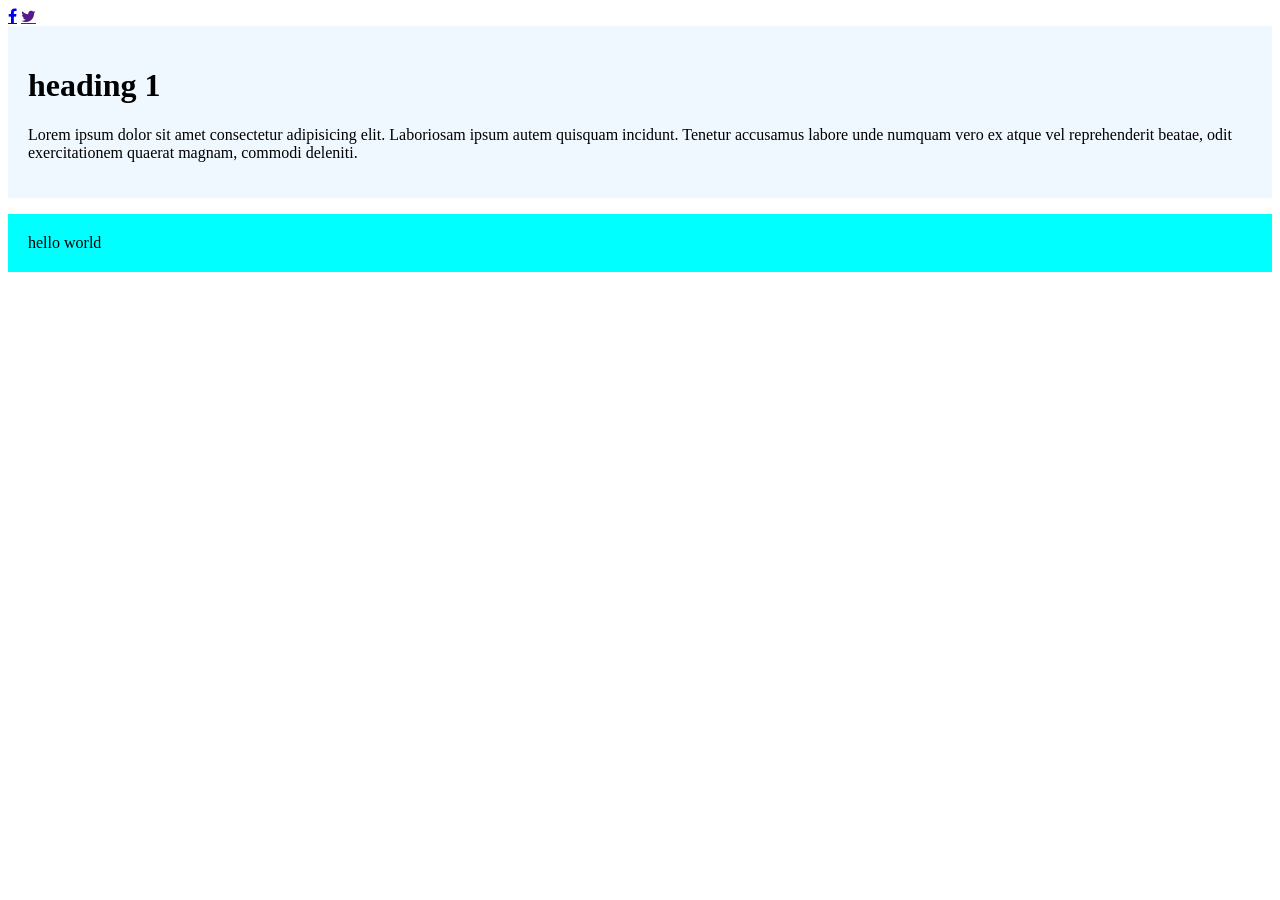
<file: class4.html>
<!DOCTYPE html>
<html lang="en">
<head>
    <meta charset="UTF-8">
    <meta name="viewport" content="width=, initial-scale=1.0">
    <title>Document</title>
   <link rel="stylesheet" href="https://cdnjs.cloudflare.com/ajax/libs/font-awesome/4.7.0/css/font-awesome.min.css">
</head>
<style>
    .box{
        background-color: aliceblue;
        padding: 20px;
    }
    #intro{
        background-color: aqua;
        padding: 20px;
    }
</style>
<body>
    <a href="https://www.facebook.com/aarfeenawa/"  class="fa fa-facebook" target="_blank"></a>
<a href="" class="fa fa-twitter" ></a>
<div class="box">
    <h1>heading 1</h1>
    <p>Lorem ipsum dolor sit amet consectetur adipisicing elit. Laboriosam ipsum autem quisquam incidunt. Tenetur accusamus labore unde numquam vero ex atque vel reprehenderit beatae, odit exercitationem quaerat magnam, commodi deleniti.</p>
</div>
<p id="intro">hello world</p>
</body>
</html>
</file>
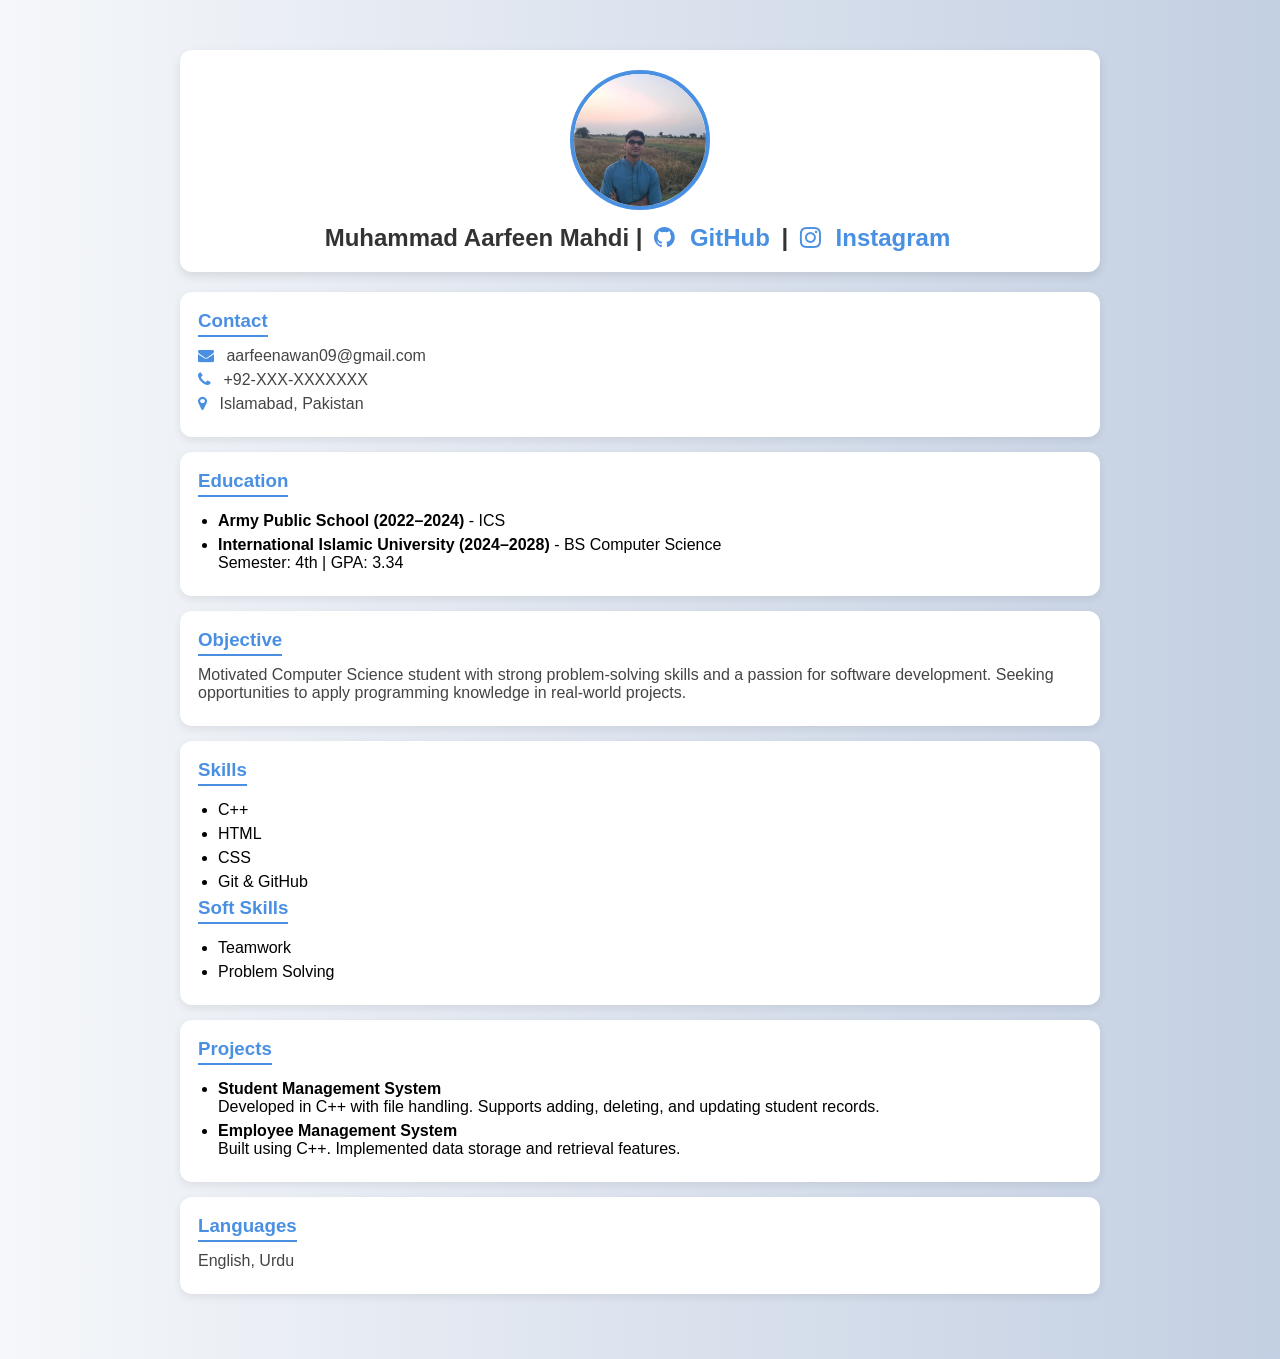
<file: CV/CV.html>
<!DOCTYPE html>
<html lang="en">
<head>
    <meta charset="UTF-8">
    <meta name="viewport" content="width=device-width, initial-scale=1.0">
    <title>MY CV</title>

    <!-- Font Awesome -->
    <link rel="stylesheet" href="https://cdnjs.cloudflare.com/ajax/libs/font-awesome/4.7.0/css/font-awesome.min.css">

    <!-- CSS -->
    <link rel="stylesheet" href="./cv.css">
</head>

<body>

<div class="container">

    <!-- Profile -->
    <div class="Picture">
        <img src="./images/WhatsApp Image 2026-03-27 at 7.39.22 PM.jpeg" alt="">
        
        <h2>
            Muhammad Aarfeen Mahdi |
            <a href="https://github.com/aarfeenawan09-lang" target="_blank">
                <i class="fa fa-github"></i> GitHub
            </a>
            |
            <a href="https://www.instagram.com/m.aarfeen._m/" target="_blank">
                <i class="fa fa-instagram"></i> Instagram
            </a>
        </h2>
    </div>

    <!-- Contact -->
    <div class="Section">
        <h3>Contact</h3>
        <p><i class="fa fa-envelope"></i> aarfeenawan09@gmail.com</p>
        <p><i class="fa fa-phone"></i> +92-XXX-XXXXXXX</p>
        <p><i class="fa fa-map-marker"></i> Islamabad, Pakistan</p>
    </div>

    <!-- Education -->
    <div class="Section">
        <h3>Education</h3>
        <ul>
            <li><strong>Army Public School (2022–2024)</strong> - ICS</li>
            <li>
                <strong>International Islamic University (2024–2028)</strong> - BS Computer Science  
                <br>Semester: 4th | GPA: 3.34
            </li>
        </ul>
    </div>

    <!-- Objective -->
    <div class="Section">
        <h3>Objective</h3>
        <p>
            Motivated Computer Science student with strong problem-solving skills 
            and a passion for software development. Seeking opportunities to apply 
            programming knowledge in real-world projects.
        </p>
    </div>

    <!-- Skills -->
    <div class="Section">
        <h3>Skills</h3>
        <ul>
            <li>C++</li>
            <li>HTML</li>
            <li>CSS</li>
            <li>Git & GitHub</li>
        </ul>

        <h3>Soft Skills</h3>
        <ul>
            <li>Teamwork</li>
            <li>Problem Solving</li>
        </ul>
    </div>

    <!-- Projects -->
    <div class="Section">
        <h3>Projects</h3>
        <ul>
            <li>
                <strong>Student Management System</strong><br>
                Developed in C++ with file handling. Supports adding, deleting, and updating student records.
            </li>
            <li>
                <strong>Employee Management System</strong><br>
                Built using C++. Implemented data storage and retrieval features.
            </li>
        </ul>
    </div>

    <!-- Languages -->
    <div class="Section">
        <h3>Languages</h3>
        <p>English, Urdu</p>
    </div>

</div>

</body>
</html>
</file>
<file: CV/cv.css>
* {
    margin: 0;
    padding: 0;
    box-sizing: border-box;
    font-family: 'Segoe UI', Tahoma, Geneva, Verdana, sans-serif;
}

body {
    background: linear-gradient(to right, #f5f7fa, #c3cfe2);
}

.container {
    width: 75%;
    margin: 30px auto;
    padding: 20px;
}

.Picture {
    text-align: center;
    background: white;
    padding: 20px;
    border-radius: 12px;
    box-shadow: 0px 4px 10px rgba(0,0,0,0.1);
    margin-bottom: 20px;
}

.Picture img {
    border-radius: 50%;
    width: 140px;
    height: 140px;
    object-fit: cover;
    border: 4px solid #4a90e2;
}

.Picture h2 {
    margin-top: 10px;
    color: #333;
}

.Picture a {
    text-decoration: none;
    color: #4a90e2;
    margin: 0 5px;
}

.Picture a:hover {
    color: #000;
}

.Section {
    background: white;
    padding: 18px;
    margin: 15px 0;
    border-radius: 12px;
    box-shadow: 0px 3px 8px rgba(0,0,0,0.08);
    transition: 0.3s;
}

.Section:hover {
    transform: scale(1.02);
}


h3 {
    margin-bottom: 10px;
    color: #4a90e2;
    border-bottom: 2px solid #4a90e2;
    display: inline-block;
    padding-bottom: 3px;
}


ul {
    margin-left: 20px;
    margin-top: 5px;
}

li {
    margin-bottom: 6px;
}

p {
    margin-bottom: 6px;
    color: #444;
}

.fa {
    margin-right: 8px;
    color: #4a90e2;
}
</file>
